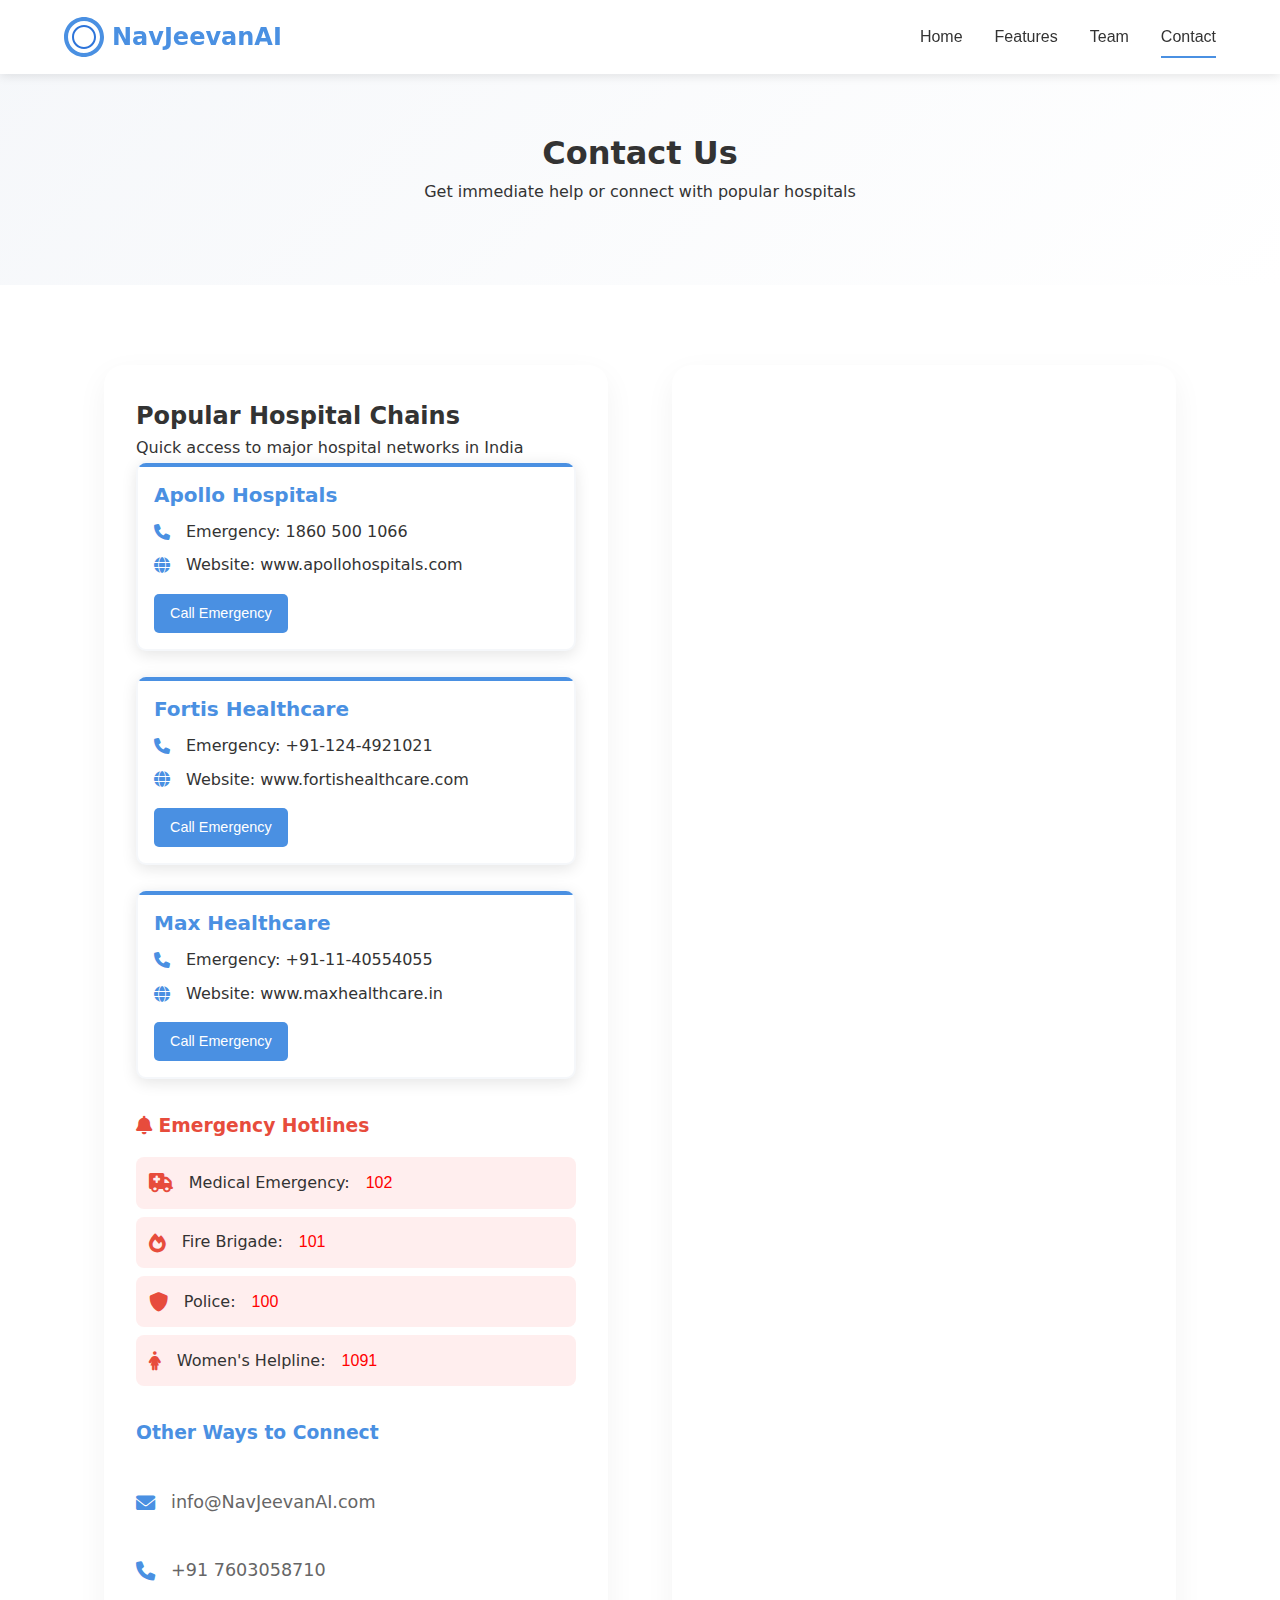
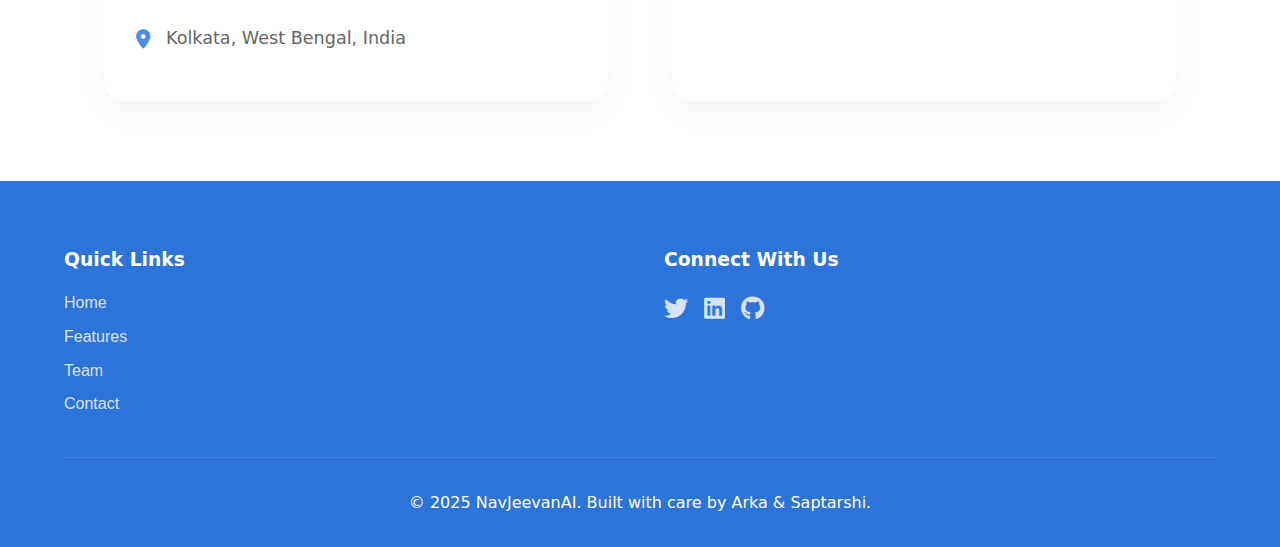
<file: contact.html>
<!DOCTYPE html>
<html lang="en">
<head>
    <meta charset="UTF-8">
    <meta name="viewport" content="width=device-width, initial-scale=1.0">
    <title>Contact Us - NavJeevanAI</title>
    <link rel="stylesheet" href="css/style.css">
    <link rel="stylesheet" href="css/contact.css">
    <link rel="stylesheet" href="https://cdnjs.cloudflare.com/ajax/libs/font-awesome/6.0.0-beta3/css/all.min.css">
    <link rel="shortcut icon" href="favicon.svg" type="image/x-icon">

    <style>
        .contact-hero {
            background: linear-gradient(135deg, var(--background-alt), var(--background));
            padding: 8rem 5% 5rem;
            text-align: center;
        }

        .contact-section {
            padding: 5rem 5%;
            display: grid;
            grid-template-columns: 1fr 1fr;
            gap: 4rem;
            max-width: 1200px;
            margin: 0 auto;
        }

        .hospital-contacts {
            background: var(--background);
            padding: 2rem;
            border-radius: 20px;
            box-shadow: 0 10px 30px rgba(0,0,0,0.05);
        }

        .hospital-card {
            margin-bottom: 1.5rem;
            padding: 1rem;
            border: 2px solid var(--background-alt);
            border-radius: 10px;
            transition: var(--transition);
        }

        .hospital-card:hover {
            border-color: var(--primary);
            transform: translateY(-5px);
        }

        .hospital-card h3 {
            color: var(--primary);
            margin-bottom: 0.5rem;
        }

        .hospital-contact-item {
            display: flex;
            align-items: center;
            gap: 1rem;
            margin-bottom: 0.5rem;
        }

        .hospital-contact-item i {
            color: var(--primary);
            font-size: 1rem;
        }

        .call-btn {
            display: inline-block;
            background: var(--primary);
            color: white;
            border: none;
            padding: 0.5rem 1rem;
            border-radius: 5px;
            font-size: 0.9rem;
            cursor: pointer;
            transition: var(--transition);
            margin-top: 0.5rem;
        }

        .call-btn:hover {
            background: var(--primary-dark);
        }

        .emergency-numbers {
            margin-top: 2rem;
        }

        .emergency-numbers h3 {
            color: #e74c3c;
            margin-bottom: 1rem;
        }

        .emergency-item {
            display: flex;
            align-items: center;
            gap: 1rem;
            margin-bottom: 0.5rem;
            padding: 0.8rem;
            background-color: #ffeeee;
            border-radius: 8px;
        }

        .emergency-item i {
            color: #e74c3c;
            font-size: 1.2rem;
        }

        .emergency-item span {
            font-weight: 500;
        }

        .map-container {
            border-radius: 20px;
            overflow: hidden;
            height: 100%;
            min-height: 400px;
            box-shadow: 0 10px 30px rgba(0,0,0,0.05);
        }

        .contact-info {
            margin-top: 2rem;
        }

        .contact-info h3 {
            color: var(--primary);
            margin-bottom: 1rem;
        }

        .contact-info-item {
            display: flex;
            align-items: center;
            gap: 1rem;
            margin-bottom: 1rem;
        }

        .contact-info-item i {
            color: var(--primary);
            font-size: 1.2rem;
        }

        @media (max-width: 768px) {
            .contact-section {
                grid-template-columns: 1fr;
            }

            .map-container {
                height: 300px;
            }
        }
        *{
            text-decoration: none;
        }
        a{
            font-family:Verdana, Geneva, Tahoma, sans-serif;
            color: rgb(255, 0, 0);
        }
    </style>
</head>
<body>
    <nav class="navbar">
        <div class="nav-brand">
            <svg class="logo" width="40" height="40" viewBox="0 0 40 40">
                <path d="M20 0C8.954 0 0 8.954 0 20s8.954 20 20 20 20-8.954 20-20S31.046 0 20 0zm0 36c-8.837 0-16-7.163-16-16S11.163 4 20 4s16 7.163 16 16-7.163 16-16 16z" fill="#4A90E2"/>
                <path d="M20 8c-6.627 0-12 5.373-12 12s5.373 12 12 12 12-5.373 12-12S26.627 8 20 8zm0 22c-5.514 0-10-4.486-10-10S14.486 10 20 10s10 4.486 10 10-4.486 10-10 10z" fill="#2D74DA"/>
            </svg>
            <span>NavJeevanAI</span>
        </div>
        <div class="nav-links">
            <a href="index.html">Home</a>
            <a href="features.html">Features</a>
            <a href="team.html">Team</a>
            <a href="contact.html" class="active">Contact</a>
        </div>
        <button class="nav-toggle">
            <span></span>
            <span></span>
            <span></span>
        </button>
    </nav>

    <header class="contact-hero">
        <h1>Contact Us</h1>
        <p>Get immediate help or connect with popular hospitals</p>
    </header>

    <section class="contact-section">
        <div class="hospital-contacts">
            <h2>Popular Hospital Chains</h2>
            <p>Quick access to major hospital networks in India</p>
            
            <div class="hospital-card">
                <h3>Apollo Hospitals</h3>
                <div class="hospital-contact-item">
                    <i class="fas fa-phone"></i>
                    <span>Emergency: 1860 500 1066</span>
                </div>
                <div class="hospital-contact-item">
                    <i class="fas fa-globe"></i>
                    <span>Website: www.apollohospitals.com</span>
                </div>
                <a href="tel:18605001066" class="call-btn">Call Emergency</a>
            </div>
            
            <div class="hospital-card">
                <h3>Fortis Healthcare</h3>
                <div class="hospital-contact-item">
                    <i class="fas fa-phone"></i>
                    <span>Emergency: +91-124-4921021</span>
                </div>
                <div class="hospital-contact-item">
                    <i class="fas fa-globe"></i>
                    <span>Website: www.fortishealthcare.com</span>
                </div>
                <a href="tel:+911244921021" class="call-btn">Call Emergency</a>
            </div>
            
            <div class="hospital-card">
                <h3>Max Healthcare</h3>
                <div class="hospital-contact-item">
                    <i class="fas fa-phone"></i>
                    <span>Emergency: +91-11-40554055</span>
                </div>
                <div class="hospital-contact-item">
                    <i class="fas fa-globe"></i>
                    <span>Website: www.maxhealthcare.in</span>
                </div>
                <a href="tel:+911140554055" class="call-btn">Call Emergency</a>
            </div>

            <div class="emergency-numbers">
                <h3><i class="fas fa-bell"></i> Emergency Hotlines</h3>
                <div class="emergency-item">
                    <i class="fas fa-ambulance"></i>
                    <span>Medical Emergency: </span>
                    <a href="tel:102">102</a>
                </div>
                <div class="emergency-item">
                    <i class="fas fa-fire"></i>
                    <span>Fire Brigade: </span>
                    <a href="tel:101">101</a>
                </div>
                <div class="emergency-item">
                    <i class="fas fa-shield-alt"></i>
                    <span>Police: </span>
                    <a href="tel:100">100</a>
                </div>
                <div class="emergency-item">
                    <i class="fa-solid fa-person-dress"></i>
                    <span>Women's Helpline: </span>
                    <a href="tel:1091">1091</a>
                </div>
            </div>

            <div class="contact-info">
                <h3>Other Ways to Connect</h3>
                <div class="contact-info-item">
                    <i class="fas fa-envelope"></i>
                    <span>info@NavJeevanAI.com</span>
                </div>
                <div class="contact-info-item">
                    <i class="fas fa-phone"></i>
                    <span>+91 7603058710</span>
                </div>
                <div class="contact-info-item">
                    <i class="fas fa-map-marker-alt"></i>
                    <span>Kolkata, West Bengal, India</span>
                </div>
            </div>
        </div>

        <div class="map-container">
            <iframe 
                src="https://www.google.com/maps/embed?pb=!1m18!1m12!1m3!1d471220.5631094339!2d88.04952462164825!3d22.535555087592436!2m3!1f0!2f0!3f0!3m2!1i1024!2i768!4f13.1!3m3!1m2!1s0x39f882db4908f667%3A0x43e330e68f6c2cbc!2sKolkata%2C%20West%20Bengal!5e0!3m2!1sen!2sin!4v1637309170288!5m2!1sen!2sin" 
                width="100%" 
                height="100%" 
                style="border:0;" 
                allowfullscreen="" 
                loading="lazy">
            </iframe>
        </div>
    </section>

    <footer>
        <div class="footer-content">
            <div class="footer-section">
                <h3>Quick Links</h3>
                <a href="index.html">Home</a>
                <a href="features.html">Features</a>
                <a href="team.html">Team</a>
                <a href="contact.html">Contact</a>
            </div>
            <div class="footer-section">
                <h3>Connect With Us</h3>
                <div class="social-links">
                    <a href="#"><i class="fab fa-twitter"></i></a>
                    <a href="#"><i class="fab fa-linkedin"></i></a>
                    <a href="#"><i class="fab fa-github"></i></a>
                </div>
            </div>
        </div>
        <div class="footer-bottom">
            <p>&copy; 2025 NavJeevanAI. Built with care by Arka & Saptarshi.</p>
        </div>
    </footer>

    <script src="js/main.js"></script>
</body>
</html>
</file>
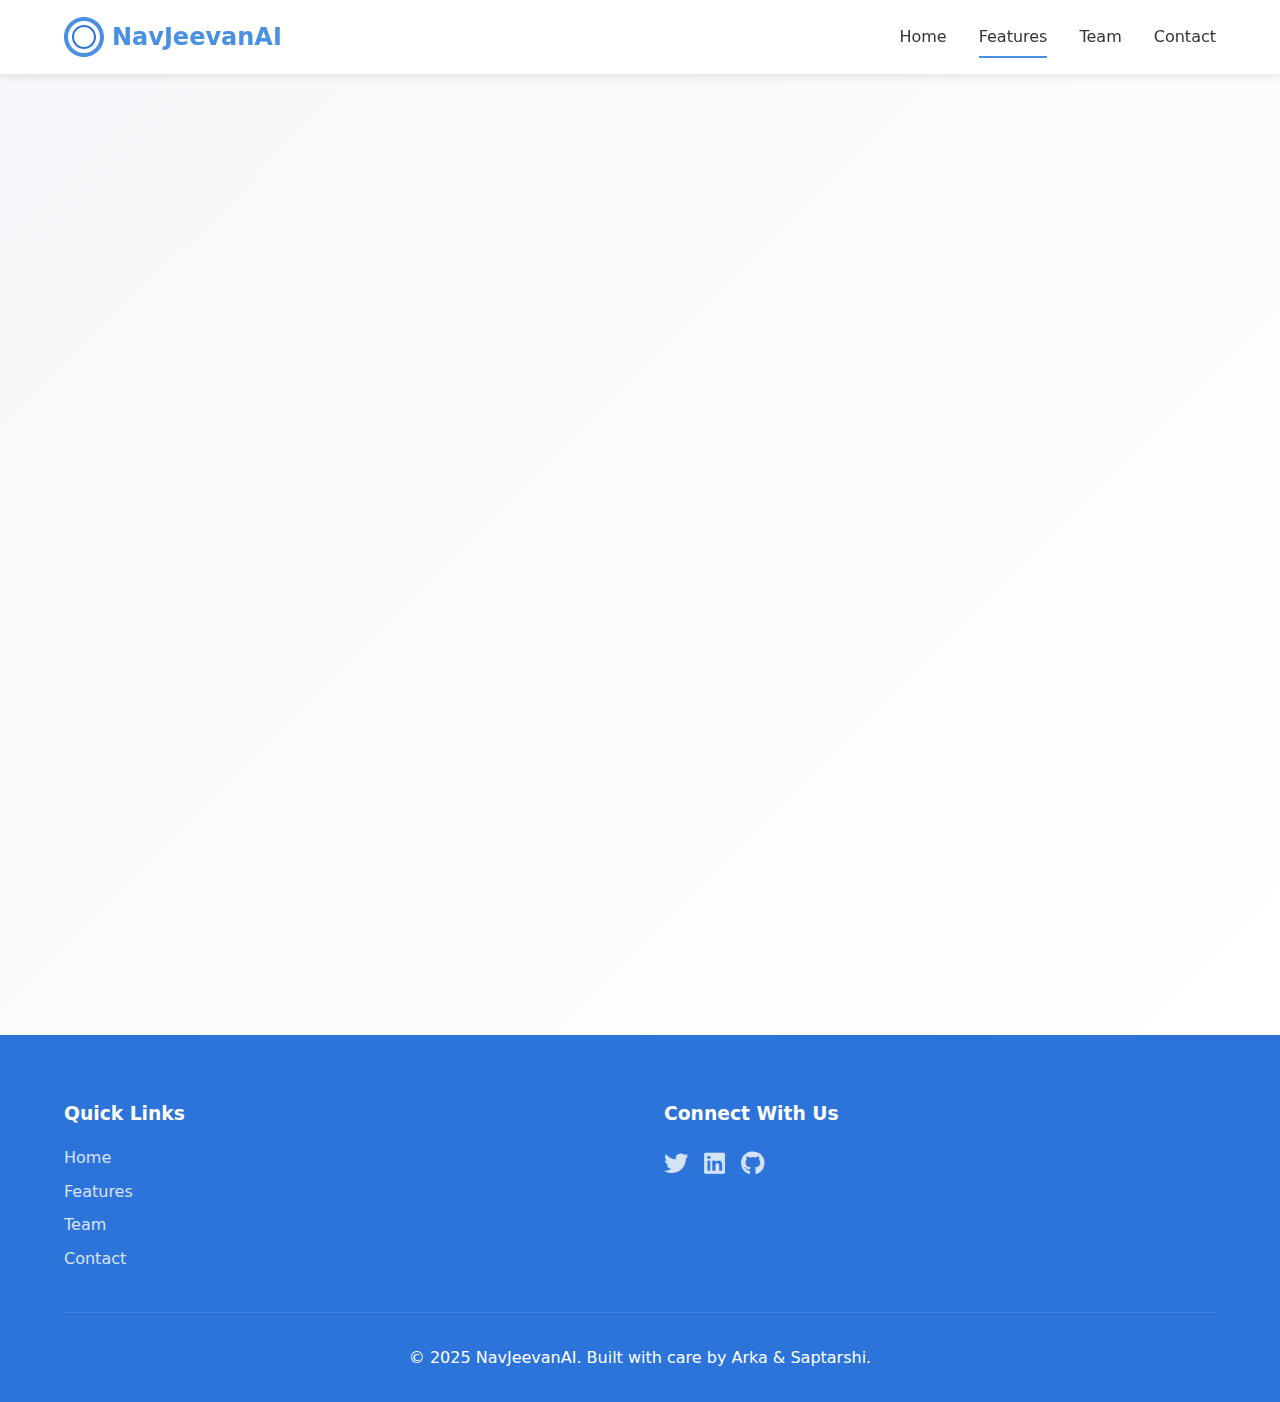
<file: features.html>
<!DOCTYPE html>
<html lang="en">
<head>
    <meta charset="UTF-8">
    <meta name="viewport" content="width=device-width, initial-scale=1.0">
    <title>Features - NavJeevanAI</title>
    <link rel="stylesheet" href="css/features.css">
        <link rel="stylesheet" href="https://cdnjs.cloudflare.com/ajax/libs/font-awesome/6.0.0-beta3/css/all.min.css">

        <link rel="shortcut icon" href="favicon.svg" type="image/x-icon">

</head>
<body>
    <nav class="navbar">
        <div class="nav-brand">
            <svg class="logo" width="40" height="40" viewBox="0 0 40 40">
                <path d="M20 0C8.954 0 0 8.954 0 20s8.954 20 20 20 20-8.954 20-20S31.046 0 20 0zm0 36c-8.837 0-16-7.163-16-16S11.163 4 20 4s16 7.163 16 16-7.163 16-16 16z" fill="#4A90E2"/>
                <path d="M20 8c-6.627 0-12 5.373-12 12s5.373 12 12 12 12-5.373 12-12S26.627 8 20 8zm0 22c-5.514 0-10-4.486-10-10S14.486 10 20 10s10 4.486 10 10-4.486 10-10 10z" fill="#2D74DA"/>
            </svg>

            <span>NavJeevanAI</span>
        </div>
        <div class="nav-links">
            <a href="index.html">Home</a>
            <a href="features.html" class="active">Features</a>
            <a href="team.html">Team</a>
            <a href="contact.html">Contact</a>
        </div>
        <button class="nav-toggle">
            <span></span>
            <span></span>
            <span></span>
        </button>
    </nav>

    <section class="features">
        <div class="features-header" data-animate="fade">
            <h2>Our AI Capabilities</h2>
            <p>Discover how NavJeevanAI is revolutionizing maternal healthcare</p>
        </div>

        <div class="features-grid">
            <div class="feature-card" data-animate="up" data-delay="0.2">
                <!-- <img src="https://via.placeholder.com/300x200" alt="Pregnancy Risk Prediction"> -->
                <h3>Pregnancy Risk Prediction</h3>
                <p>Our advanced AI algorithms analyze various health parameters to identify potential pregnancy risks early in the journey.</p>
                <ul>
                    <li>Real-time risk assessment based on clinical data</li>
                    <li>Early detection of potential complications</li>
                    <li>Personalized health recommendations</li>
                    <li>Continuous monitoring and updates</li>
                </ul>
            </div>

            <div class="feature-card" data-animate="up" data-delay="0.4">
                <!-- <img src="https://via.placeholder.com/300x200" alt="Fetal Health Prediction"> -->
                <h3>Fetal Health Prediction</h3>
                <p>Monitor and analyze fetal health indicators using state-of-the-art machine learning models.</p>
                <ul>
                    <li>Advanced fetal heart rate monitoring</li>
                    <li>Movement pattern analysis</li>
                    <li>Growth tracking and predictions</li>
                    <li>Automated health status reports</li>
                </ul>
            </div>

            <div class="feature-card" data-animate="up" data-delay="0.6">
                <!-- <img src="https://via.placeholder.com/300x200" alt="AI Assistant"> -->
                <h3>AI Assistant</h3>
                <p>24/7 intelligent support for expectant mothers, providing guidance and answering queries instantly.</p>
                <ul>
                    <li>Natural language understanding</li>
                    <li>Contextual health advice</li>
                    <li>Emergency situation guidance</li>
                    <li>Multilingual support</li>
                </ul>
            </div>
        </div>
    </section>

    <footer>
        <div class="footer-content">
            <div class="footer-section">
                <h3>Quick Links</h3>
                <a href="index.html">Home</a>
                <a href="features.html">Features</a>
                <a href="team.html">Team</a>
                <a href="contact.html">Contact</a>
            </div>
            <div class="footer-section">
                <h3>Connect With Us</h3>
                <div class="social-links">
                    <a href="#"><i class="fab fa-twitter"></i></a>
                    <a href="#"><i class="fab fa-linkedin"></i></a>
                    <a href="#"><i class="fab fa-github"></i></a>
                </div>
            </div>
        </div>
        <div class="footer-bottom">
            <p>© 2025 NavJeevanAI. Built with care by Arka & Saptarshi.</p>
        </div>
    </footer>

    <script src="js/main.js"></script>
</body>
</html>
</file>
<file: css/style.css>
/* Global Styles */
:root {
    --primary: #4A90E2;
    --primary-dark: #2D74DA;
    --text: #333;
    --text-light: #666;
    --background: #fff;
    --background-alt: #F5F7FA;
    --transition: all 0.3s ease;
    --shadow: 0 4px 15px rgba(0, 0, 0, 0.1);
}

* {
    margin: 0;
    padding: 0;
    box-sizing: border-box;
}

body {
    font-family: 'Segoe UI', system-ui, -apple-system, sans-serif;
    color: var(--text);
    line-height: 1.6;
}

/* Navigation */
.navbar {
    position: fixed;
    top: 0;
    width: 100%;
    background: var(--background);
    padding: 1rem 5%;
    display: flex;
    justify-content: space-between;
    align-items: center;
    box-shadow: 0 2px 10px rgba(0,0,0,0.1);
    z-index: 1000;
}

.nav-brand {
    display: flex;
    align-items: center;
    gap: 0.5rem;
}

.nav-brand span {
    font-size: 1.5rem;
    font-weight: 600;
    color: var(--primary);
}

.nav-links {
    display: flex;
    gap: 2rem;
}

.nav-links a {
    text-decoration: none;
    color: var(--text);
    font-weight: 500;
    position: relative;
    padding: 0.5rem 0;
}

.nav-links a::after {
    content: '';
    position: absolute;
    bottom: 0;
    left: 0;
    width: 0;
    height: 2px;
    background: var(--primary);
    transition: var(--transition);
}

.nav-links a:hover::after,
.nav-links a.active::after {
    width: 100%;
}

.nav-toggle {
    display: none;
}

/* Hero Section */
.hero {
    padding: 8rem 5% 5rem;
    display: grid;
    grid-template-columns: 1fr 1fr;
    gap: 2rem;
    align-items: center;
    background: linear-gradient(135deg, var(--background-alt), var(--background));
}

.hero-content {
    max-width: 600px;
}

.hero h1 {
    font-size: 3.5rem;
    line-height: 1.2;
    margin-bottom: 1rem;
    color: var(--primary);
}

.hero p {
    font-size: 1.25rem;
    color: var(--text-light);
    margin-bottom: 2rem;
}

.hero-image img {
    max-width: 100%;
    height: auto;
    border-radius: 12px;
    box-shadow: var(--shadow);
}

.cta-button {
    border: none;
    display: inline-block;
    padding: 1rem 2rem;
    background: var(--primary);
    color: white;
    text-decoration: none;
    border-radius: 50px;
    font-weight: 500;
    transition: var(--transition);
}

.cta-button:hover {
    background: var(--primary-dark);
    transform: translateY(-2px);
}

/* About Section */
.about {
    padding: 5rem 5%;
    background: var(--background);
}

.about h2 {
    text-align: center;
    font-size: 2.5rem;
    margin-bottom: 3rem;
    color: var(--primary);
}

.about-content {
    display: grid;
    grid-template-columns: 1fr 1fr;
    gap: 4rem;
    align-items: center;
}

.about-text p {
    font-size: 1.1rem;
    color: var(--text-light);
}

.about-image img {
    max-width: 100%;
    border-radius: 12px;
    box-shadow: var(--shadow);
}

/* Features Section */
.features-preview {
    padding: 5rem 5%;
    background: var(--background-alt);
}

.features-preview h2 {
    text-align: center;
    font-size: 2.5rem;
    margin-bottom: 3rem;
    color: var(--primary);
}

.features-grid {
    display: grid;
    grid-template-columns: repeat(auto-fit, minmax(300px, 1fr));
    gap: 2rem;
    margin-bottom: 3rem;
}

.feature-card {
    background: var(--background);
    padding: 2rem;
    border-radius: 20px;
    box-shadow: 0 10px 30px rgba(0,0,0,0.05);
    transition: var(--transition);
}

.feature-card:hover {
    transform: translateY(-10px);
}

.feature-card img {
    width: 100%;
    border-radius: 12px;
    margin-bottom: 1rem;
}

.feature-card h3 {
    margin: 1rem 0;
    color: var(--primary);
}

.feature-card p {
    color: var(--text-light);
}

.view-all-button {
    display: block;
    width: max-content;
    margin: 0 auto;
    padding: 1rem 2rem;
    background: var(--primary);
    color: white;
    text-decoration: none;
    border-radius: 50px;
    font-weight: 500;
    transition: var(--transition);
}

.view-all-button:hover {
    background: var(--primary-dark);
    transform: translateY(-2px);
}

/* Hospital Finder Section */
.hospital-finder {
    padding: 5rem 5%;
    background: linear-gradient(135deg, var(--background-alt), var(--background));
    position: relative;
}

.hospital-finder-header {
    text-align: center;
    margin-bottom: 2rem;
}

.hospital-finder-header h2 {
    font-size: 2.5rem;
    color: var(--primary);
    margin-bottom: 0.5rem;
}

.hospital-finder-header p {
    color: var(--text-light);
    font-size: 1.2rem;
}

.hospital-search {
    display: flex;
    justify-content: center;
    gap: 1rem;
    margin-bottom: 2rem;
    max-width: 800px;
    margin-left: auto;
    margin-right: auto;
}

#location-input {
    flex: 1;
    max-width: 600px;
    padding: 0.8rem 1.5rem;
    border: 1px solid #ddd;
    border-radius: 50px;
    font-size: 1rem;
    transition: var(--transition);
    box-shadow: var(--shadow);
}

#location-input:focus {
    outline: none;
    border-color: var(--primary);
    box-shadow: 0 0 8px rgba(74, 144, 226, 0.3);
}

#map {
    height: 400px;
    border-radius: 12px;
    margin-bottom: 2rem;
    box-shadow: var(--shadow);
}

.hospital-results {
    display: grid;
    grid-template-columns: repeat(auto-fit, minmax(300px, 1fr));
    gap: 1.5rem;
    max-width: 1200px;
    margin: 0 auto;
}

.hospital-card {
    background: var(--background);
    padding: 1.5rem;
    border-radius: 12px;
    box-shadow: var(--shadow);
    transition: var(--transition);
    cursor: pointer;
    position: relative;
    overflow: hidden;
}

.hospital-card:hover {
    transform: translateY(-5px);
    box-shadow: 0 8px 20px rgba(0, 0, 0, 0.15);
}

.hospital-card::before {
    content: '';
    position: absolute;
    top: 0;
    left: 0;
    width: 100%;
    height: 4px;
    background: var(--primary);
    transition: var(--transition);
}

.hospital-card:hover::before {
    height: 8px;
}

.hospital-card h3 {
    margin-bottom: 1rem;
    color: var(--primary);
    font-size: 1.25rem;
    font-weight: 600;
}

.hospital-card p {
    color: var(--text-light);
    margin-bottom: 0.75rem;
    display: flex;
    align-items: center;
    gap: 0.5rem;
    font-size: 0.95rem;
}

.hospital-card i {
    color: var(--primary);
    width: 16px;
}

.hospital-link {
    display: inline-flex;
    align-items: center;
    gap: 0.5rem;
    color: var(--primary);
    text-decoration: none;
    margin-bottom: 0.75rem;
    font-size: 0.95rem;
}

.hospital-link:hover {
    text-decoration: underline;
}

.direction-btn {
    display: flex;
    align-items: center;
    gap: 0.5rem;
    background: var(--primary);
    color: white;
    border: none;
    border-radius: 25px;
    padding: 0.6rem 1.2rem;
    cursor: pointer;
    transition: var(--transition);
    width: 100%;
    justify-content: center;
    font-size: 0.95rem;
    font-weight: 500;
    margin-top: 1rem;
}

.direction-btn:hover {
    background: var(--primary-dark);
    transform: translateY(-2px);
}

.hospital-popup {
    text-align: center;
}

.hospital-popup h4 {
    color: var(--primary);
    margin-bottom: 0.5rem;
}

.hospital-popup p {
    margin-bottom: 0.25rem;
    color: var(--text-light);
}

.hospital-popup a {
    color: var(--primary);
    text-decoration: none;
    display: inline-block;
    margin-top: 0.5rem;
}

.hospital-popup a:hover {
    text-decoration: underline;
}

.error-message {
    background: rgba(255, 0, 0, 0.1);
    color: #e33;
    padding: 1rem;
    border-radius: 8px;
    text-align: center;
    display: flex;
    align-items: center;
    justify-content: center;
    gap: 0.5rem;
    max-width: 600px;
    margin: 0 auto 2rem;
}

.error-message i {
    font-size: 1.25rem;
}

/* Bubble Navigator */
.bubble-navigator {
    position: fixed;
    bottom: 30px;
    right: 30px;
    background: var(--primary);
    color: white;
    border: none;
    border-radius: 50px;
    padding: 1rem 1.5rem;
    display: flex;
    align-items: center;
    gap: 0.8rem;
    font-size: 1rem;
    font-weight: 500;
    cursor: pointer;
    box-shadow: var(--shadow);
    transition: var(--transition);
    z-index: 1000;
}

.bubble-navigator i {
    font-size: 1.2rem;
}

.bubble-navigator:hover {
    background: var(--primary-dark);
    transform: translateY(-3px);
    box-shadow: 0 6px 20px rgba(0, 0, 0, 0.2);
}

.bubble-navigator:active {
    transform: translateY(0);
}

/* Footer */
footer {
    background: var(--primary-dark);
    color: white;
    padding: 4rem 5% 2rem;
}

.footer-content {
    display: grid;
    grid-template-columns: repeat(auto-fit, minmax(200px, 1fr));
    gap: 3rem;
    margin-bottom: 2rem;
}

.footer-section h3 {
    margin-bottom: 1rem;
}

.footer-section a {
    color: white;
    text-decoration: none;
    display: block;
    margin-bottom: 0.5rem;
    opacity: 0.8;
    transition: var(--transition);
}

.footer-section a:hover {
    opacity: 1;
}

.social-links {
    display: flex;
    gap: 1rem;
}

.social-links a {
    font-size: 1.5rem;
}

.footer-bottom {
    text-align: center;
    padding-top: 2rem;
    border-top: 1px solid rgba(255,255,255,0.1);
}

/* Responsive Design */
@media (max-width: 768px) {
    .nav-links {
        display: none;
        position: absolute;
        top: 100%;
        left: 0;
        width: 100%;
        background: var(--background);
        padding: 1rem;
        flex-direction: column;
        gap: 1rem;
        box-shadow: 0 2px 10px rgba(0,0,0,0.1);
    }

    .nav-links.active {
        display: flex;
    }

    .nav-toggle {
        display: flex;
        flex-direction: column;
        gap: 6px;
        background: none;
        border: none;
        cursor: pointer;
        padding: 0.5rem;
    }

    .nav-toggle span {
        display: block;
        width: 25px;
        height: 2px;
        background: var(--text);
        transition: var(--transition);
    }

    .nav-toggle.active span:nth-child(1) {
        transform: translateY(8px) rotate(45deg);
    }

    .nav-toggle.active span:nth-child(2) {
        opacity: 0;
    }

    .nav-toggle.active span:nth-child(3) {
        transform: translateY(-8px) rotate(-45deg);
    }

    .hero,
    .about-content {
        grid-template-columns: 1fr;
        text-align: center;
    }

    .hero h1 {
        font-size: 2.5rem;
    }

    .about-content {
        gap: 2rem;
    }

    .hospital-search {
        flex-direction: column;
        gap: 1rem;
    }

    #location-input {
        width: 100%;
        max-width: 100%;
    }

    #map {
        height: 300px;
    }

    .hospital-results {
        grid-template-columns: 1fr;
    }

    .hospital-card {
        padding: 1.2rem;
    }

    .bubble-navigator {
        bottom: 20px;
        right: 20px;
        padding: 0.8rem 1.2rem;
        font-size: 0.9rem;
    }
}

/* Animation Classes */
@keyframes fadeInUp {
    from {
        opacity: 0;
        transform: translateY(20px);
    }
    to {
        opacity: 1;
        transform: translateY(0);
    }
}

@keyframes fadeIn {
    from {
        opacity: 0;
    }
    to {
        opacity: 1;
    }
}

@keyframes slideIn {
    from {
        opacity: 0;
        transform: translateY(30px);
    }
    to {
        opacity: 1;
        transform: translateY(0);
    }
}

.animate-fade {
    animation: fadeIn 0.6s ease forwards;
}

.animate-up {
    animation: fadeInUp 0.6s ease forwards;
}

.hospital-card {
    animation: slideIn 0.5s ease forwards;
}

/* Initially hide elements that will animate */
[data-animate] {
    opacity: 0;
}

/* Delay animations for staggered effect */
[data-delay="0.2"],
[data-delay="1"] {
    animation-delay: 0.2s;
}

[data-delay="0.4"],
[data-delay="2"] {
    animation-delay: 0.4s;
}

[data-delay="0.6"],
[data-delay="3"] {
    animation-delay: 0.6s;
}
</file>
<file: css/contact.css>
/* Contact-specific styles */
.contact {
    padding: 8rem 5% 5rem;
    background: linear-gradient(135deg, var(--background-alt), var(--background));
    min-height: 100vh;
}

.contact-header {
    text-align: center;
    margin-bottom: 4rem;
}

.contact-header h2 {
    font-size: 2.8rem;
    color: var(--primary);
    margin-bottom: 1rem;
}
/* Contact Section */
.contact {
    padding: 8rem 5% 5rem;
    background: linear-gradient(135deg, var(--background-alt), var(--background));
    min-height: 100vh; /* Added to match index.html layout */
}

.contact-header {
    text-align: center;
    margin-bottom: 4rem;
}

.contact-header h2 {
    font-size: 2.8rem;
    color: var(--primary);
    margin-bottom: 1rem;
}

.contact-header p {
    font-size: 1.2rem;
    color: var(--text-light);
    max-width: 600px;
    margin: 0 auto;
}

.contact-content {
    display: grid;
    grid-template-columns: 1fr 1fr;
    gap: 4rem;
    max-width: 1200px;
    margin: 0 auto;
}

.contact-form {
    background: var(--background);
    padding: 2rem;
    border-radius: 20px;
    box-shadow: 0 10px 30px rgba(0,0,0,0.05);
    transition: var(--transition);
}

.contact-form:hover {
    transform: translateY(-10px);
}

.contact-form input,
.contact-form textarea {
    width: 100%;
    padding: 0.8rem;
    margin-bottom: 1rem;
    border: 1px solid var(--text-light);
    border-radius: 5px;
    font-size: 1rem;
    transition: var(--transition);
}

.contact-form input:focus,
.contact-form textarea:focus {
    outline: none;
    border-color: var(--primary);
    box-shadow: 0 0 5px rgba(74, 144, 226, 0.5);
}

.contact-form textarea {
    resize: vertical;
    min-height: 150px;
}

.contact-form button {
    display: inline-block;
    padding: 1rem 2rem;
    background: var(--primary);
    color: white;
    border: none;
    border-radius: 50px;
    font-weight: 500;
    cursor: pointer;
    transition: var(--transition);
}

.contact-form button:hover {
    background: var(--primary-dark);
    transform: translateY(-2px);
}

.contact-info {
    display: flex;
    flex-direction: column;
    gap: 1.5rem;
}

.contact-info-item {
    display: flex;
    align-items: center;
    gap: 1rem;
    font-size: 1.1rem;
    color: var(--text-light);
}

.contact-info-item i {
    color: var(--primary);
    font-size: 1.5rem;
}

/* Contact form specific styles */
/* Responsive Design */
@media (max-width: 768px) {
    .nav-links {
        display: none;
        position: absolute;
        top: 100%;
        left: 0;
        width: 100%;
        background: var(--background);
        padding: 1rem;
        flex-direction: column;
        gap: 1rem;
        box-shadow: 0 2px 10px rgba(0,0,0,0.1);
    }

    .nav-links.active {
        display: flex;
    }

    .nav-toggle {
        display: flex;
        flex-direction: column;
        gap: 6px;
        background: none;
        border: none;
        cursor: pointer;
        padding: 0.5rem;
    }

    .nav-toggle span {
        display: block;
        width: 25px;
        height: 2px;
        background: var(--text);
        transition: var(--transition);
    }

    .nav-toggle.active span:nth-child(1) {
        transform: translateY(8px) rotate(45deg);
    }

    .nav-toggle.active span:nth-child(2) {
        opacity: 0;
    }

    .nav-toggle.active span:nth-child(3) {
        transform: translateY(-8px) rotate(-45deg);
    }

    .contact-content {
        grid-template-columns: 1fr;
    }

    .contact-header h2 {
        font-size: 2.2rem;
    }

    .contact-header p {
        font-size: 1rem;
    }
}

/* Animation Classes */
@keyframes fadeInUp {
    from {
        opacity: 0;
        transform: translateY(20px);
    }
    to {
        opacity: 1;
        transform: translateY(0);
    }
}

@keyframes fadeIn {
    from {
        opacity: 0;
    }
    to {
        opacity: 1;
    }
}

.animate-fade {
    animation: fadeIn 0.6s ease forwards;
}

.animate-up {
    animation: fadeInUp 0.6s ease forwards;
}

/* Initially hide elements that will animate */
[data-animate] {
    opacity: 0;
}

/* Delay animations for staggered effect */
.animate-delay-1 {
    animation-delay: 0.2s;
}

.animate-delay-2 {
    animation-delay: 0.4s;
}

.animate-delay-3 {
    animation-delay: 0.6s;
}
</file>
<file: css/features.css>
/* Global Styles */
:root {
    --primary: #4A90E2;
    --primary-dark: #2D74DA;
    --text: #333;
    --text-light: #666;
    --background: #fff;
    --background-alt: #F5F7FA;
    --transition: all 0.3s ease;
}

* {
    margin: 0;
    padding: 0;
    box-sizing: border-box;
}

body {
    font-family: 'Segoe UI', system-ui, -apple-system, sans-serif;
    color: var(--text);
    line-height: 1.6;
}

/* Navigation */
.navbar {
    position: fixed;
    top: 0;
    width: 100%;
    background: var(--background);
    padding: 1rem 5%;
    display: flex;
    justify-content: space-between;
    align-items: center;
    box-shadow: 0 2px 10px rgba(0,0,0,0.1);
    z-index: 1000;
}

.nav-brand {
    display: flex;
    align-items: center;
    gap: 0.5rem;
}

.nav-brand span {
    font-size: 1.5rem;
    font-weight: 600;
    color: var(--primary);
}

.nav-links {
    display: flex;
    gap: 2rem;
}

.nav-links a {
    text-decoration: none;
    color: var(--text);
    font-weight: 500;
    position: relative;
    padding: 0.5rem 0;
}

.nav-links a::after {
    content: '';
    position: absolute;
    bottom: 0;
    left: 0;
    width: 0;
    height: 2px;
    background: var(--primary);
    transition: var(--transition);
}

.nav-links a:hover::after,
.nav-links a.active::after {
    width: 100%;
}

.nav-toggle {
    display: none;
}

/* Features Section */
.features {
    padding: 8rem 5% 5rem;
    background: linear-gradient(135deg, var(--background-alt), var(--background));
}

.features-header {
    text-align: center;
    margin-bottom: 4rem;
}

.features-header h2 {
    font-size: 2.8rem;
    color: var(--primary);
    margin-bottom: 1rem;
}

.features-header p {
    font-size: 1.2rem;
    color: var(--text-light);
    max-width: 600px;
    margin: 0 auto;
}

.features-grid {
    display: grid;
    grid-template-columns: repeat(auto-fit, minmax(300px, 1fr));
    gap: 2rem;
    max-width: 1200px;
    margin: 0 auto 3rem;
}

.feature-card {
    background: var(--background);
    padding: 2rem;
    border-radius: 20px;
    box-shadow: 0 10px 30px rgba(0,0,0,0.05);
    transition: var(--transition);
}

.feature-card:hover {
    transform: translateY(-10px);
}

.feature-card h3 {
    font-size: 1.5rem;
    color: var(--primary);
    margin: 1rem 0;
}

.feature-card p {
    font-size: 1.1rem;
    color: var(--text-light);
    margin-bottom: 1rem;
}

.feature-card ul {
    list-style: none;
    padding: 0;
}

.feature-card li {
    font-size: 1rem;
    color: var(--text-light);
    margin-bottom: 0.5rem;
    position: relative;
    padding-left: 1.5rem;
}

.feature-card li::before {
    content: '•';
    position: absolute;
    left: 0;
    color: var(--primary);
    font-size: 1.2rem;
}

.feature-card img {
    width: 100%;
    height: 200px;
    object-fit: cover;
    border-radius: 10px;
    margin-bottom: 1rem;
}

/* Footer */
footer {
    background: var(--primary-dark);
    color: white;
    padding: 4rem 5% 2rem;
}

.footer-content {
    display: grid;
    grid-template-columns: repeat(auto-fit, minmax(200px, 1fr));
    gap: 3rem;
    margin-bottom: 2rem;
}

.footer-section h3 {
    margin-bottom: 1rem;
}

.footer-section a {
    color: white;
    text-decoration: none;
    display: block;
    margin-bottom: 0.5rem;
    opacity: 0.8;
    transition: var(--transition);
}

.footer-section a:hover {
    opacity: 1;
}

.social-links {
    display: flex;
    gap: 1rem;
}

.social-links a {
    font-size: 1.5rem;
}

.footer-bottom {
    text-align: center;
    padding-top: 2rem;
    border-top: 1px solid rgba(255,255,255,0.1);
}

/* Responsive Design */
@media (max-width: 768px) {
    .nav-links {
        display: none;
        position: absolute;
        top: 100%;
        left: 0;
        width: 100%;
        background: var(--background);
        padding: 1rem;
        flex-direction: column;
        gap: 1rem;
        box-shadow: 0 2px 10px rgba(0,0,0,0.1);
    }

    .nav-links.active {
        display: flex;
    }

    .nav-toggle {
        display: flex;
        flex-direction: column;
        gap: 6px;
        background: none;
        border: none;
        cursor: pointer;
        padding: 0.5rem;
    }

    .nav-toggle span {
        display: block;
        width: 25px;
        height: 2px;
        background: var(--text);
        transition: var(--transition);
    }

    .nav-toggle.active span:nth-child(1) {
        transform: translateY(8px) rotate(45deg);
    }

    .nav-toggle.active span:nth-child(2) {
        opacity: 0;
    }

    .nav-toggle.active span:nth-child(3) {
        transform: translateY(-8px) rotate(-45deg);
    }

    .features-header h2 {
        font-size: 2.2rem;
    }

    .features-header p {
        font-size: 1rem;
    }

    .features-grid {
        grid-template-columns: 1fr;
    }
}

/* Animation Classes */
@keyframes fadeInUp {
    from {
        opacity: 0;
        transform: translateY(20px);
    }
    to {
        opacity: 1;
        transform: translateY(0);
    }
}

@keyframes fadeIn {
    from {
        opacity: 0;
    }
    to {
        opacity: 1;
    }
}

.animate-fade {
    animation: fadeIn 0.6s ease forwards;
}

.animate-up {
    animation: fadeInUp 0.6s ease forwards;
}

/* Initially hide elements that will animate */
[data-animate] {
    opacity: 0;
}

/* Delay animations for staggered effect */
.animate-delay-1 {
    animation-delay: 0.2s;
}

.animate-delay-2 {
    animation-delay: 0.4s;
}

.animate-delay-3 {
    animation-delay: 0.6s;
}
</file>
